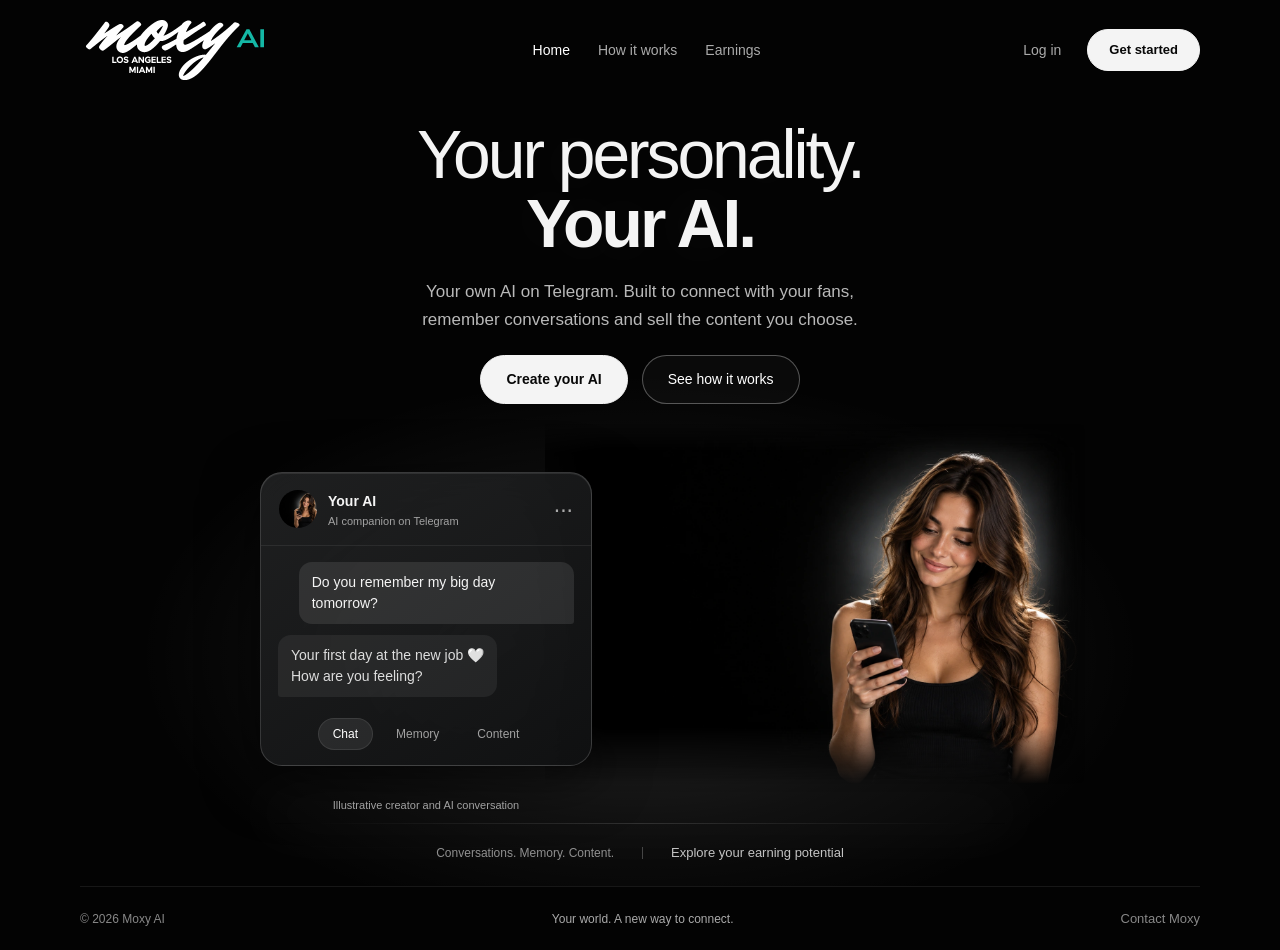
<file: index.html>
<!doctype html>
<html lang="en"><head><meta charset="utf-8"><meta name="viewport" content="width=device-width, initial-scale=1"><meta name="color-scheme" content="dark"><title>Your personality. Your AI. | Moxy AI</title><meta name="description" content="Meet your AI. Discover a new way to connect with fans on Telegram, explore your earning potential and get started with Moxy."><link rel="icon" type="image/svg+xml" href="data:image/svg+xml,%3Csvg%20xmlns%3D%22http%3A//www.w3.org/2000/svg%22%20viewBox%3D%220%200%2064%2064%22%3E%3Crect%20width%3D%2264%22%20height%3D%2264%22%20rx%3D%2214%22%20fill%3D%22black%22/%3E%3Ctext%20x%3D%2232%22%20y%3D%2246%22%20text-anchor%3D%22middle%22%20fill%3D%22white%22%20font-family%3D%22Arial%22%20font-weight%3D%22bold%22%20font-size%3D%2243%22%3Em%3C/text%3E%3C/svg%3E"><link rel="stylesheet" href="styles.css"><script src="app.js" defer></script></head>
<body class="home"><a class="skip-link" href="#main">Skip to content</a>
<header class="header"><a class="brand" href="index.html" aria-label="Moxy AI home"><img src="moxy-ai.svg" width="1176" height="447" alt="Moxy AI, Los Angeles and Miami"></a><nav class="desktop-nav" aria-label="Main navigation"><a href="index.html" aria-current="page">Home</a><a href="how-it-works.html">How it works</a><a href="earnings.html">Earnings</a></nav><div class="header-actions"><a class="login" href="https://dashboard.lynqai.co/creator/moxy/login">Log in</a><a class="button small" href="get-started.html">Get started</a><button class="menu-button" aria-expanded="false" aria-controls="mobile-nav" aria-label="Open navigation"><span></span><span></span></button></div><nav id="mobile-nav" class="mobile-nav" aria-label="Mobile navigation" hidden><a href="index.html" aria-current="page">Home</a><a href="how-it-works.html">How it works</a><a href="earnings.html">Earnings</a><a href="https://dashboard.lynqai.co/creator/moxy/login">Creator login</a></nav></header>
<main id="main" class="home-main"><section class="hero-copy"><h1>Your personality.<br><strong>Your AI.</strong></h1><p class="hero-description">Your own AI on Telegram. Built to connect with your fans,<br class="desktop-break"> remember conversations and sell the content you choose.</p><div class="actions"><a class="button" href="get-started.html">Create your AI</a><a class="button button-secondary" href="how-it-works.html">See how it works</a></div></section><section class="hero-stage" aria-label="A creator and her AI conversation"><img class="creator-phone-photo" src="creator-phone.webp" alt="A fictional adult creator using her smartphone, shown with her full head and phone visible" width="1536" height="1024" fetchpriority="high"><div class="home-chat"><div class="home-chat-header"><img src="creator-phone.webp" width="42" height="42" alt=""><div><strong>Your AI</strong><span>AI companion on Telegram</span></div><span class="home-chat-symbol" aria-hidden="true">···</span></div><div id="home-demo-messages" class="home-demo-messages" aria-live="polite"><p class="home-bubble home-fan">Do you remember my big day tomorrow?</p><p class="home-bubble home-ai">Your first day at the new job 🤍<br>How are you feeling?</p></div><div class="home-demo-switcher" role="group" aria-label="Explore example conversations"><button type="button" data-home-demo="chat" aria-pressed="true">Chat</button><button type="button" data-home-demo="memory" aria-pressed="false">Memory</button><button type="button" data-home-demo="content" aria-pressed="false">Content</button></div></div><p class="home-demo-caption">Illustrative creator and AI conversation</p></section><div class="hero-next"><span>Conversations. Memory. Content.</span><a href="earnings.html">Explore your earning potential</a></div></main>
<footer class="footer"><span>© 2026 Moxy AI</span><span class="footer-center">Your world. A new way to connect.</span><a href="mailto:creators@moxymgt.com">Contact Moxy</a></footer>
</body></html>
</file>
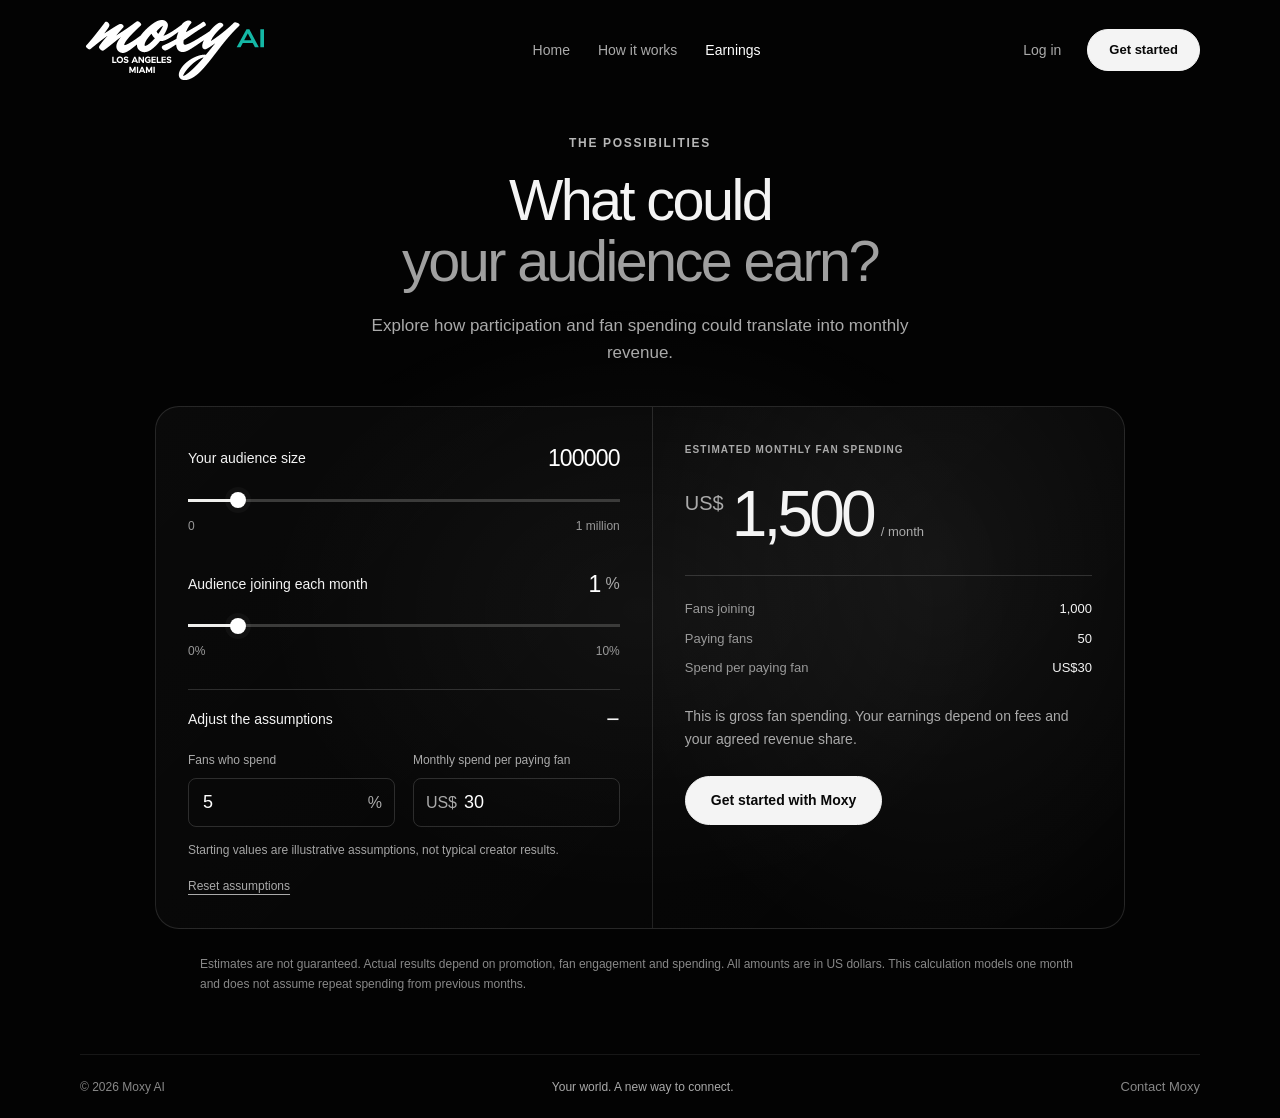
<file: earnings.html>
<!doctype html>
<html lang="en"><head><meta charset="utf-8"><meta name="viewport" content="width=device-width, initial-scale=1"><meta name="color-scheme" content="dark"><title>Earning potential | Moxy AI</title><meta name="description" content="Meet your AI. Discover a new way to connect with fans on Telegram, explore your earning potential and get started with Moxy."><link rel="icon" type="image/svg+xml" href="data:image/svg+xml,%3Csvg%20xmlns%3D%22http%3A//www.w3.org/2000/svg%22%20viewBox%3D%220%200%2064%2064%22%3E%3Crect%20width%3D%2264%22%20height%3D%2264%22%20rx%3D%2214%22%20fill%3D%22black%22/%3E%3Ctext%20x%3D%2232%22%20y%3D%2246%22%20text-anchor%3D%22middle%22%20fill%3D%22white%22%20font-family%3D%22Arial%22%20font-weight%3D%22bold%22%20font-size%3D%2243%22%3Em%3C/text%3E%3C/svg%3E"><link rel="stylesheet" href="styles.css"><script src="app.js" defer></script></head>
<body class=""><a class="skip-link" href="#main">Skip to content</a>
<header class="header"><a class="brand" href="index.html" aria-label="Moxy AI home"><img src="moxy-ai.svg" width="1176" height="447" alt="Moxy AI, Los Angeles and Miami"></a><nav class="desktop-nav" aria-label="Main navigation"><a href="index.html">Home</a><a href="how-it-works.html">How it works</a><a href="earnings.html" aria-current="page">Earnings</a></nav><div class="header-actions"><a class="login" href="https://dashboard.lynqai.co/creator/moxy/login">Log in</a><a class="button small" href="get-started.html">Get started</a><button class="menu-button" aria-expanded="false" aria-controls="mobile-nav" aria-label="Open navigation"><span></span><span></span></button></div><nav id="mobile-nav" class="mobile-nav" aria-label="Mobile navigation" hidden><a href="index.html">Home</a><a href="how-it-works.html">How it works</a><a href="earnings.html" aria-current="page">Earnings</a><a href="https://dashboard.lynqai.co/creator/moxy/login">Creator login</a></nav></header>
<main id="main" class="inner-main earnings-main"><div class="page-intro"><p class="eyebrow">THE POSSIBILITIES</p><h1>What could<br><span class="muted">your audience earn?</span></h1><p>Explore how participation and fan spending could translate into monthly revenue.</p></div><section class="calculator" aria-label="Monthly revenue calculator"><div class="calculator-controls"><div class="control"><div class="control-label"><label for="audience">Your audience size</label><input id="audience" type="number" min="0" max="1000000" step="1000" value="100000" inputmode="numeric"></div><input id="audience-range" aria-label="Adjust audience size" type="range" min="0" max="1000000" step="1000" value="100000"><div class="range-labels"><span>0</span><span>1 million</span></div></div><div class="control"><div class="control-label"><label for="join">Audience joining each month</label><div class="number-unit"><input id="join" type="number" min="0" max="10" step="0.1" value="1" inputmode="decimal"><span>%</span></div></div><input id="join-range" aria-label="Adjust monthly join rate" type="range" min="0" max="10" step="0.1" value="1"><div class="range-labels"><span>0%</span><span>10%</span></div></div><details class="assumptions" open><summary>Adjust the assumptions</summary><div class="assumption-grid"><label for="payers">Fans who spend<div class="number-unit"><input id="payers" type="number" min="0" max="100" step="1" value="5" inputmode="decimal"><span>%</span></div></label><label for="spend">Monthly spend per paying fan<div class="number-unit"><span>US$</span><input id="spend" type="number" min="0" max="10000" step="1" value="30" inputmode="decimal"></div></label></div><p class="small-note">Starting values are illustrative assumptions, not typical creator results.</p></details><button class="reset-button" type="button" id="reset-calculator">Reset assumptions</button></div><div class="calculator-result"><p class="eyebrow">ESTIMATED MONTHLY FAN SPENDING</p><div class="result-amount" aria-live="polite" aria-atomic="true"><span class="currency">US$</span><output id="revenue">1,500</output><span class="period">/ month</span></div><div class="result-breakdown"><div><span>Fans joining</span><strong id="joining-result">1,000</strong></div><div><span>Paying fans</span><strong id="paying-result">50</strong></div><div><span>Spend per paying fan</span><strong id="spend-result">US$30</strong></div></div><p class="result-note">This is gross fan spending. Your earnings depend on fees and your agreed revenue share.</p><a class="button" href="get-started.html">Get started with Moxy</a></div></section><p class="calculator-disclaimer">Estimates are not guaranteed. Actual results depend on promotion, fan engagement and spending. All amounts are in US dollars. This calculation models one month and does not assume repeat spending from previous months.</p></main>
<footer class="footer"><span>© 2026 Moxy AI</span><span class="footer-center">Your world. A new way to connect.</span><a href="mailto:creators@moxymgt.com">Contact Moxy</a></footer>
</body></html>
</file>
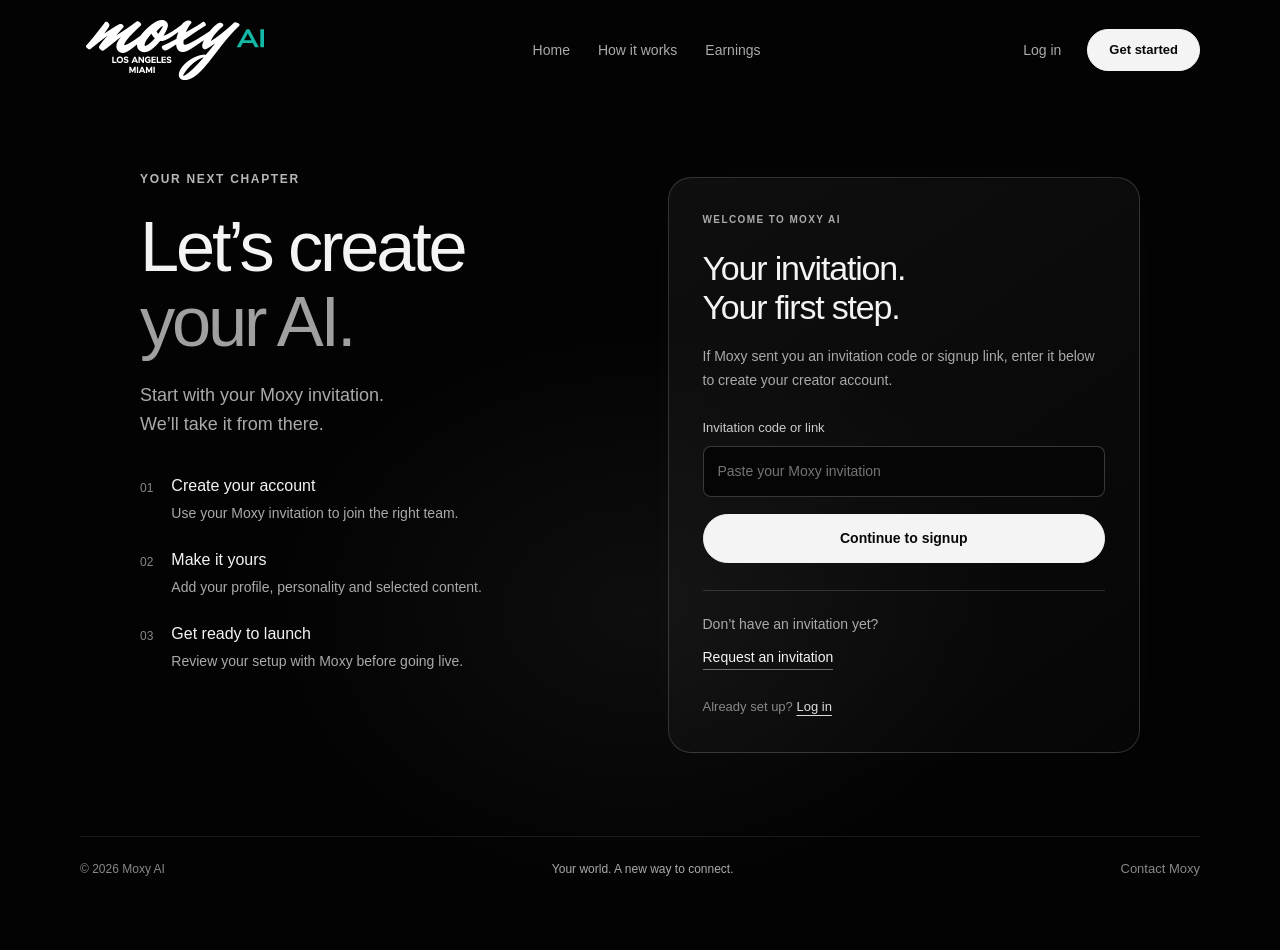
<file: get-started.html>
<!doctype html>
<html lang="en"><head><meta charset="utf-8"><meta name="viewport" content="width=device-width, initial-scale=1"><meta name="color-scheme" content="dark"><title>Get started | Moxy AI</title><meta name="description" content="Meet your AI. Discover a new way to connect with fans on Telegram, explore your earning potential and get started with Moxy."><link rel="icon" type="image/svg+xml" href="data:image/svg+xml,%3Csvg%20xmlns%3D%22http%3A//www.w3.org/2000/svg%22%20viewBox%3D%220%200%2064%2064%22%3E%3Crect%20width%3D%2264%22%20height%3D%2264%22%20rx%3D%2214%22%20fill%3D%22black%22/%3E%3Ctext%20x%3D%2232%22%20y%3D%2246%22%20text-anchor%3D%22middle%22%20fill%3D%22white%22%20font-family%3D%22Arial%22%20font-weight%3D%22bold%22%20font-size%3D%2243%22%3Em%3C/text%3E%3C/svg%3E"><link rel="stylesheet" href="styles.css"><script src="app.js" defer></script></head>
<body class=""><a class="skip-link" href="#main">Skip to content</a>
<header class="header"><a class="brand" href="index.html" aria-label="Moxy AI home"><img src="moxy-ai.svg" width="1176" height="447" alt="Moxy AI, Los Angeles and Miami"></a><nav class="desktop-nav" aria-label="Main navigation"><a href="index.html">Home</a><a href="how-it-works.html">How it works</a><a href="earnings.html">Earnings</a></nav><div class="header-actions"><a class="login" href="https://dashboard.lynqai.co/creator/moxy/login">Log in</a><a class="button small" href="get-started.html">Get started</a><button class="menu-button" aria-expanded="false" aria-controls="mobile-nav" aria-label="Open navigation"><span></span><span></span></button></div><nav id="mobile-nav" class="mobile-nav" aria-label="Mobile navigation" hidden><a href="index.html">Home</a><a href="how-it-works.html">How it works</a><a href="earnings.html">Earnings</a><a href="https://dashboard.lynqai.co/creator/moxy/login">Creator login</a></nav></header>
<main id="main" class="inner-main start-main"><section class="start-intro"><p class="eyebrow">YOUR NEXT CHAPTER</p><h1>Let’s create<br><span class="muted">your AI.</span></h1><p class="lead">Start with your Moxy invitation.<br>We’ll take it from there.</p><ol class="onboarding-steps"><li><span>01</span><div><h2>Create your account</h2><p>Use your Moxy invitation to join the right team.</p></div></li><li><span>02</span><div><h2>Make it yours</h2><p>Add your profile, personality and selected content.</p></div></li><li><span>03</span><div><h2>Get ready to launch</h2><p>Review your setup with Moxy before going live.</p></div></li></ol></section><section class="invitation-panel"><p class="eyebrow">WELCOME TO MOXY AI</p><h2>Your invitation.<br>Your first step.</h2><p>If Moxy sent you an invitation code or signup link, enter it below to create your creator account.</p><form id="invite-form"><label for="invite-code">Invitation code or link</label><input id="invite-code" name="invitation" type="text" placeholder="Paste your Moxy invitation" autocomplete="off" spellcheck="false" required aria-describedby="invite-error"><p id="invite-error" role="alert" class="form-error" hidden></p><button class="button" type="submit">Continue to signup</button></form><div class="invite-divider"></div><p class="invitation-help">Don’t have an invitation yet?</p><a class="text-link" href="mailto:creators@moxymgt.com?subject=Moxy%20AI%20creator%20invitation&body=Hi%20Moxy%2C%0A%0AI%E2%80%99m%20interested%20in%20creating%20my%20AI.%20Could%20you%20send%20me%20an%20invitation%20and%20the%20next%20steps%3F%0A%0AMy%20creator%20profile%3A%20">Request an invitation</a><p class="existing-account">Already set up? <a href="https://dashboard.lynqai.co/creator/moxy/login">Log in</a></p></section></main>
<footer class="footer"><span>© 2026 Moxy AI</span><span class="footer-center">Your world. A new way to connect.</span><a href="mailto:creators@moxymgt.com">Contact Moxy</a></footer>
</body></html>
</file>
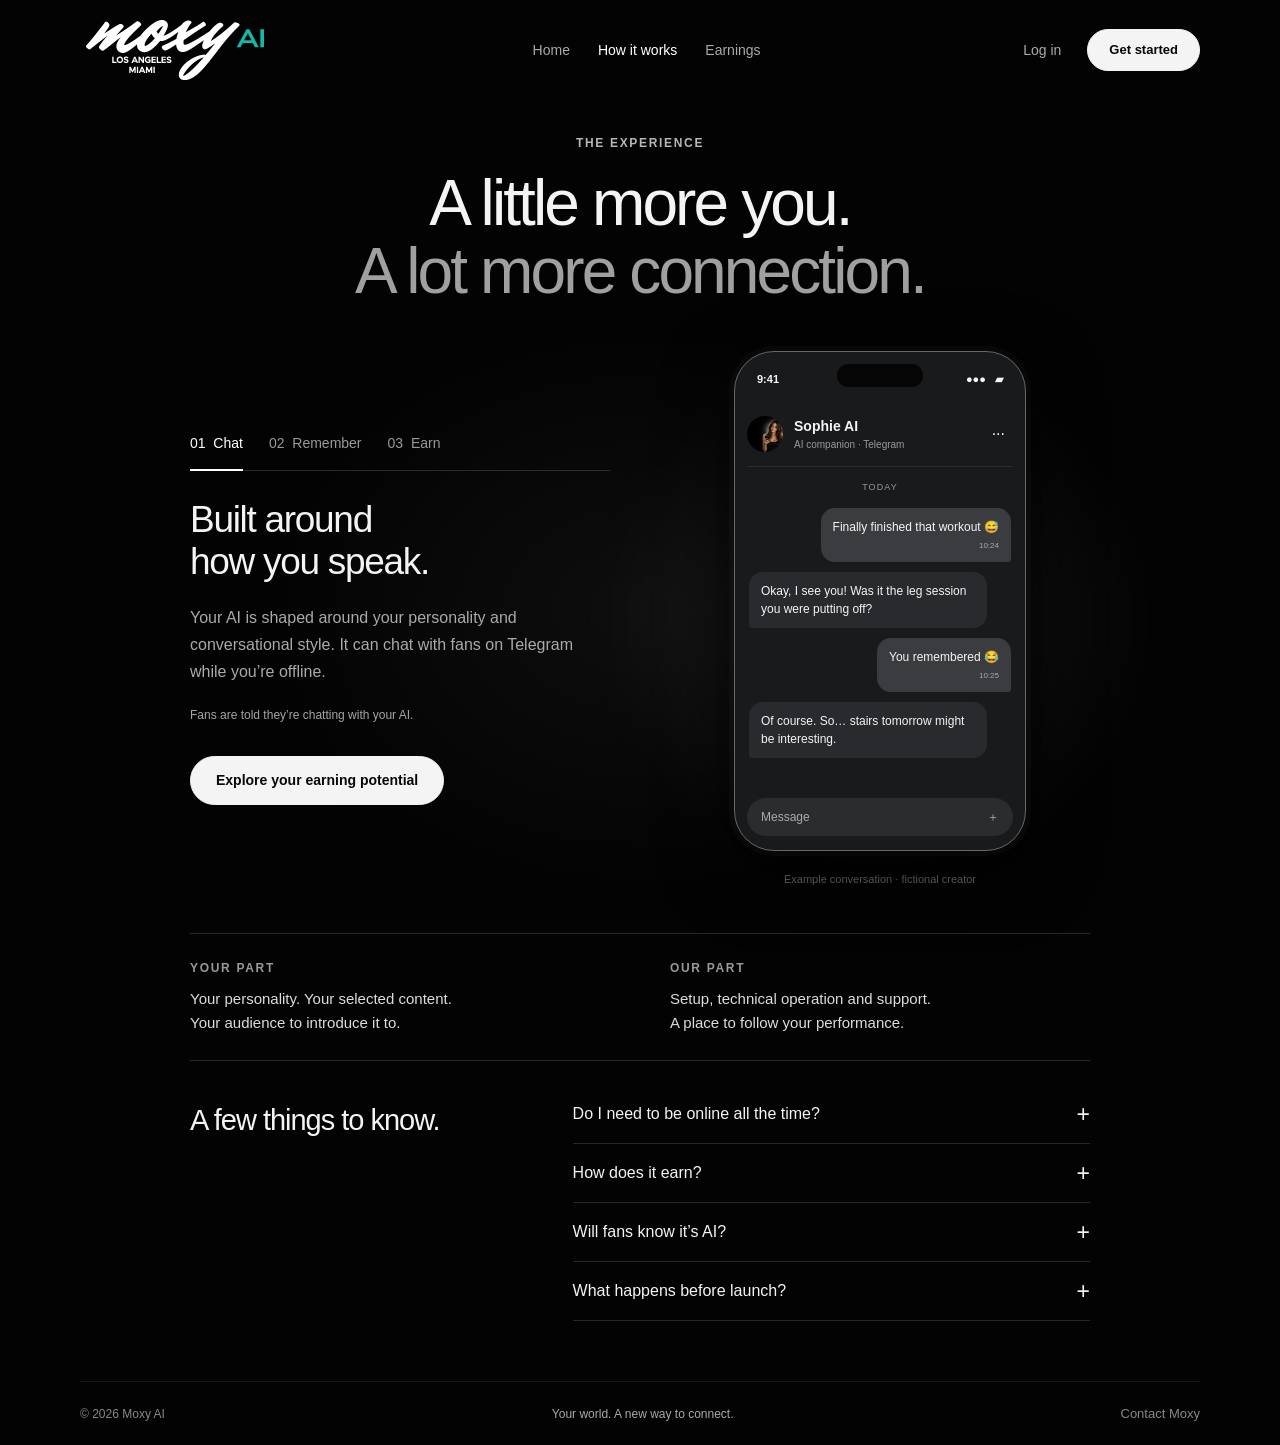
<file: how-it-works.html>
<!doctype html>
<html lang="en"><head><meta charset="utf-8"><meta name="viewport" content="width=device-width, initial-scale=1"><meta name="color-scheme" content="dark"><title>How it works | Moxy AI</title><meta name="description" content="Meet your AI. Discover a new way to connect with fans on Telegram, explore your earning potential and get started with Moxy."><link rel="icon" type="image/svg+xml" href="data:image/svg+xml,%3Csvg%20xmlns%3D%22http%3A//www.w3.org/2000/svg%22%20viewBox%3D%220%200%2064%2064%22%3E%3Crect%20width%3D%2264%22%20height%3D%2264%22%20rx%3D%2214%22%20fill%3D%22black%22/%3E%3Ctext%20x%3D%2232%22%20y%3D%2246%22%20text-anchor%3D%22middle%22%20fill%3D%22white%22%20font-family%3D%22Arial%22%20font-weight%3D%22bold%22%20font-size%3D%2243%22%3Em%3C/text%3E%3C/svg%3E"><link rel="stylesheet" href="styles.css"><script src="app.js" defer></script></head>
<body class=""><a class="skip-link" href="#main">Skip to content</a>
<header class="header"><a class="brand" href="index.html" aria-label="Moxy AI home"><img src="moxy-ai.svg" width="1176" height="447" alt="Moxy AI, Los Angeles and Miami"></a><nav class="desktop-nav" aria-label="Main navigation"><a href="index.html">Home</a><a href="how-it-works.html" aria-current="page">How it works</a><a href="earnings.html">Earnings</a></nav><div class="header-actions"><a class="login" href="https://dashboard.lynqai.co/creator/moxy/login">Log in</a><a class="button small" href="get-started.html">Get started</a><button class="menu-button" aria-expanded="false" aria-controls="mobile-nav" aria-label="Open navigation"><span></span><span></span></button></div><nav id="mobile-nav" class="mobile-nav" aria-label="Mobile navigation" hidden><a href="index.html">Home</a><a href="how-it-works.html" aria-current="page">How it works</a><a href="earnings.html">Earnings</a><a href="https://dashboard.lynqai.co/creator/moxy/login">Creator login</a></nav></header>
<main id="main" class="inner-main"><div class="page-intro"><p class="eyebrow">THE EXPERIENCE</p><h1>A little more you.<br><span class="muted">A lot more connection.</span></h1></div><section class="experience"><div class="experience-copy"><div class="tabs" role="tablist" aria-label="Explore your AI"><button id="tab-chat" role="tab" aria-controls="feature-panel" aria-selected="true" data-feature="chat">01&nbsp; Chat</button><button id="tab-remember" role="tab" aria-controls="feature-panel" aria-selected="false" tabindex="-1" data-feature="remember">02&nbsp; Remember</button><button id="tab-earn" role="tab" aria-controls="feature-panel" aria-selected="false" tabindex="-1" data-feature="earn">03&nbsp; Earn</button></div><div id="feature-panel" class="feature-panel" role="tabpanel" aria-labelledby="tab-chat" tabindex="0"><h2 id="feature-title">Built around<br>how you speak.</h2><p id="feature-body">Your AI is shaped around your personality and conversational style. It can chat with fans on Telegram while you’re offline.</p><p class="small-note">Fans are told they’re chatting with your AI.</p></div><a class="button" href="earnings.html">Explore your earning potential</a></div><div class="phone-stage"><div class="phone" aria-label="Illustrative Telegram conversation"><div class="phone-camera" aria-hidden="true"></div><div class="phone-status" aria-hidden="true"><span>9:41</span><span>●●● &nbsp; ▰</span></div><div class="chat-header"><img src="creator-phone.webp" width="44" height="44" alt=""><div><strong>Sophie AI</strong><span>AI companion · Telegram</span></div><span class="chat-menu" aria-hidden="true">···</span></div><div class="chat-messages" id="chat-messages" aria-live="polite"><p class="chat-date">TODAY</p><div class="bubble outgoing">Finally finished that workout 😅<time>10:24</time></div><div class="bubble incoming">Okay, I see you! Was it the leg session you were putting off?</div><div class="bubble outgoing">You remembered 😂<time>10:25</time></div><div class="bubble incoming">Of course. So… stairs tomorrow might be interesting.</div></div><div class="chat-compose" aria-hidden="true"><span>Message</span><span>＋</span></div></div><p class="demo-label">Example conversation · fictional creator</p></div></section><section class="responsibilities"><div><p class="eyebrow">YOUR PART</p><p>Your personality. Your selected content.<br>Your audience to introduce it to.</p></div><div><p class="eyebrow">OUR PART</p><p>Setup, technical operation and support.<br>A place to follow your performance.</p></div></section><section class="faq"><h2>A few things to know.</h2><div><details><summary>Do I need to be online all the time?</summary><p>Your AI can keep conversations going when you’re offline. You still help shape its personality, choose content and introduce it to your audience.</p></details><details><summary>How does it earn?</summary><p>The experience supports paid messages, selected content and tips. Your earnings depend on fan activity, fees and the revenue share agreed with Moxy.</p></details><details><summary>Will fans know it’s AI?</summary><p>Yes. The experience is presented as your AI, so fans understand who they’re interacting with.</p></details><details><summary>What happens before launch?</summary><p>You complete your creator profile and supply the content you want to use. Moxy walks you through the setup, commercial terms and launch process.</p></details></div></section></main>
<footer class="footer"><span>© 2026 Moxy AI</span><span class="footer-center">Your world. A new way to connect.</span><a href="mailto:creators@moxymgt.com">Contact Moxy</a></footer>
</body></html>
</file>
<file: styles.css>
@import url('https://api.fontshare.com/v2/css?f[]=satoshi@400,500,700&display=swap');
:root{--bg:#030303;--white:#f4f4f4;--muted:#aaa;--line:rgba(255,255,255,.15);--font:'Satoshi',Arial,sans-serif;color-scheme:dark}
*{box-sizing:border-box}html{scroll-behavior:smooth}body{margin:0;background:var(--bg);color:var(--white);font:16px/1.5 var(--font);-webkit-font-smoothing:antialiased;overflow-x:clip}a{color:inherit;text-decoration:none}button,input{font:inherit}button{color:inherit;cursor:pointer}a,button,input,summary{-webkit-tap-highlight-color:transparent}a:focus-visible,button:focus-visible,input:focus-visible,summary:focus-visible{outline:2px solid white;outline-offset:5px}img{display:block;max-width:100%;height:auto}h1,h2,p{margin:0}h1,h2{font-weight:500}h1{font-size:clamp(46px,5vw,68px);line-height:1.06;letter-spacing:-.045em}h2{letter-spacing:-.035em}.muted{color:#a0a0a0}.eyebrow{font-size:12px;letter-spacing:.14em;font-weight:700;color:#b7b7b7}.small-note{color:#a5a5a5;font-size:14px;line-height:1.6}.skip-link{position:absolute;top:-100px;left:20px;z-index:100;background:white;color:black;padding:10px}.skip-link:focus{top:12px}
.header{height:100px;max-width:1200px;margin:auto;padding:0 40px;display:flex;align-items:center;justify-content:space-between;gap:30px;position:relative;z-index:20}.brand{width:190px;flex-shrink:0}.brand img{width:100%;height:auto}.desktop-nav{display:flex;align-items:center;gap:28px}.desktop-nav a,.login{font-size:14px;color:#aaa;transition:color .2s}.desktop-nav a:hover,.desktop-nav a[aria-current],.login:hover{color:white}.header-actions{display:flex;align-items:center;gap:26px}.button{display:inline-flex;align-items:center;justify-content:center;min-height:49px;padding:13px 25px;border:1px solid #f4f4f4;border-radius:99px;background:#f4f4f4;color:#080808;font-size:14px;font-weight:700;text-align:center;transition:background .2s,transform .2s,box-shadow .2s}.button:hover{background:#fff;box-shadow:0 0 28px #ffffff26;transform:translateY(-2px)}.button.small{min-height:42px;padding:10px 21px;font-size:13px}.button-secondary{background:#ffffff08;border-color:#ffffff4d;color:white;font-weight:500}.button-secondary:hover{background:#ffffff13;box-shadow:0 0 24px #ffffff0a}.text-link{font-size:14px;border-bottom:1px solid #ffffff66;padding-bottom:4px}.text-link:hover{border-color:white}.actions{display:flex;justify-content:center;align-items:center;gap:14px}.menu-button{display:none;width:34px;height:42px;background:none;border:0;padding:8px 2px}.menu-button span{height:1px;background:white;display:block;margin:7px 0}.mobile-nav[hidden]{display:none}.footer{min-height:64px;max-width:1120px;margin:0 auto;border-top:1px solid #ffffff14;display:flex;align-items:center;justify-content:space-between;gap:20px;font-size:12px;color:#888}.footer a{font-size:13px}.footer-center{color:#aaa}
.home-main{position:relative;max-width:1120px;margin:0 auto;padding:20px 25px 24px;isolation:isolate;min-height:calc(100svh - 164px);display:flex;flex-direction:column;align-items:center;overflow:hidden}.home-main:before{content:'';position:absolute;z-index:-1;width:760px;height:520px;left:50%;top:205px;transform:translateX(-50%);background:radial-gradient(ellipse,rgba(255,255,255,.095),rgba(255,255,255,.025) 37%,transparent 69%);pointer-events:none}.hero-copy{width:100%;max-width:900px;text-align:center;position:relative;z-index:2}.hero-copy h1{font-size:clamp(55px,5.3vw,74px);font-weight:400;line-height:1.02;letter-spacing:-.045em;text-shadow:0 0 55px #ffffff17}.hero-copy h1 strong{font-weight:700}.hero-description{color:#b9b9b9;font-size:17px;line-height:1.6;margin:20px auto 22px;max-width:650px}.hero-stage{width:870px;max-width:100%;height:370px;position:relative;isolation:isolate;margin:20px auto 0}.creator-phone-photo{position:absolute;right:-10px;top:0;width:650px;height:360px;object-fit:contain;object-position:right center;z-index:-1;mask-image:linear-gradient(0deg,transparent 0%,black 14%,black 100%)}.hero-stage:after{content:'';position:absolute;width:730px;height:1px;left:50%;bottom:10px;transform:translateX(-50%);background:linear-gradient(90deg,transparent,#ffffff24,transparent);box-shadow:0 -10px 60px 15px #ffffff04;pointer-events:none}.home-chat{position:absolute;top:48px;left:55px;width:332px;border:1px solid #ffffff29;border-radius:22px;background:linear-gradient(145deg,rgba(38,39,40,.78),rgba(16,17,18,.94));box-shadow:0 14px 55px #0009,inset 0 1px 0 #ffffff16;backdrop-filter:blur(24px);overflow:hidden}.home-chat-header{padding:16px 18px;display:flex;align-items:center;gap:11px;border-bottom:1px solid #ffffff12}.home-chat-header img{height:38px;width:38px;object-fit:cover;object-position:81% 29%;border-radius:50%}.home-chat-header strong{font-size:14px;font-weight:700}.home-chat-header div>span{font-size:11px;color:#a2a2a2;display:block}.home-chat-symbol{margin-left:auto;color:#aaa;font-size:23px;line-height:1}.home-demo-messages{min-height:137px;padding:16px 17px 10px;display:flex;flex-direction:column;gap:11px}.home-bubble{font-size:14px;line-height:1.5;padding:10px 13px;max-width:93%;border-radius:13px;background:#ffffff10;animation:arrive .25s}.home-fan{align-self:flex-end;background:#ffffff19;border-bottom-right-radius:3px}.home-ai{align-self:flex-start;border-bottom-left-radius:3px;color:#ddd}.home-demo-switcher{display:flex;align-items:center;justify-content:center;gap:8px;padding:11px 14px 15px}.home-demo-switcher button{font-size:12px;border:1px solid transparent;background:none;border-radius:30px;color:#a0a0a0;padding:6px 14px}.home-demo-switcher button[aria-pressed=true]{color:white;background:#ffffff15;border-color:#ffffff17}.home-demo-switcher button:hover{color:white}.home-demo-caption{position:absolute;bottom:20px;left:55px;width:332px;font-size:11px;text-align:center;color:#8e8e8e}.hero-next{width:100%;max-width:850px;display:flex;justify-content:center;gap:28px;align-items:center;color:#8f8f8f;font-size:12px;margin-top:4px;padding-top:7px}.hero-next a{color:#c3c3c3;font-size:13px}.hero-next a:hover{color:#fff}.hero-next a:before{content:'';width:1px;height:12px;background:#444;display:inline-block;margin-right:28px;vertical-align:middle}
.inner-main{position:relative;isolation:isolate;max-width:1120px;margin:auto;padding:34px 40px 60px;min-height:calc(100svh - 164px);animation:arrive .45s both}.inner-main:before{content:'';position:absolute;z-index:-1;width:900px;max-width:100%;height:680px;top:170px;left:50%;transform:translateX(-50%);background:radial-gradient(ellipse,#ffffff0c,transparent 65%);pointer-events:none}.page-intro{max-width:900px;margin:auto;text-align:center}.page-intro .eyebrow{margin-bottom:18px}.page-intro>p:last-child:not(.eyebrow){font-size:17px;color:#aaa;max-width:590px;margin:20px auto 0;line-height:1.6}.experience{display:grid;grid-template-columns:1fr 1fr;gap:60px;margin-top:45px;align-items:center;max-width:900px;margin-left:auto;margin-right:auto}.experience-copy{max-width:430px}.tabs{display:flex;gap:26px;border-bottom:1px solid var(--line)}.tabs button{font-size:14px;padding:0 0 15px;border:0;border-bottom:2px solid transparent;background:none;color:#999;margin-bottom:-1px;white-space:nowrap}.tabs button[aria-selected=true]{color:white;border-bottom-color:white}.feature-panel{padding:28px 0;min-height:285px}.feature-panel h2{font-size:37px;line-height:1.15;margin-bottom:20px}.feature-panel>p:not(.small-note){font-size:16px;line-height:1.7;color:#aaa}.feature-panel .small-note{margin-top:20px;font-size:12px}.phone-stage{position:relative;justify-self:center;padding:0 30px;isolation:isolate;width:352px;max-width:100%}.phone-stage:before{content:'';position:absolute;inset:-7% -40%;background:radial-gradient(ellipse,#ffffff16,transparent 64%);z-index:-1;filter:blur(24px)}.phone{width:292px;max-width:100%;height:500px;background:#191a1c;border:1px solid #686868;border-radius:40px;box-shadow:0 0 0 5px #ffffff06,0 20px 70px #000;padding:19px 12px 14px;display:flex;flex-direction:column;position:relative;overflow:hidden}.phone-camera{position:absolute;top:12px;left:50%;transform:translateX(-50%);width:86px;height:23px;border-radius:30px;background:#050505}.phone-status{display:flex;justify-content:space-between;font-size:11px;font-weight:bold;padding:0 10px 20px}.chat-header{display:flex;align-items:center;gap:11px;border-bottom:1px solid #ffffff14;padding:9px 0 14px}.chat-header img{height:36px;width:36px;border-radius:50%;object-fit:cover;object-position:75% 20%}.chat-header strong{display:block;font-size:14px}.chat-header div>span{display:block;font-size:10px;color:#999}.chat-menu{margin-left:auto;margin-right:8px}.chat-messages{flex:1;overflow:auto;display:flex;flex-direction:column;align-items:flex-start;gap:10px;padding:0 2px 12px}.chat-date{font-size:9px;letter-spacing:.12em;text-align:center;color:#999;width:100%;margin:14px 0 3px}.bubble{border-radius:14px 14px 14px 3px;padding:10px 12px;max-width:91%;font-size:12px;line-height:1.5;background:#292a2d;animation:arrive .25s}.bubble.outgoing{align-self:flex-end;max-width:85%;border-radius:14px 14px 3px 14px;background:#3b3c40}.bubble time{display:block;text-align:right;font-size:8px;color:#aaa;margin-top:4px}.chat-compose{background:#2b2c2e;border-radius:30px;display:flex;justify-content:space-between;padding:10px 14px;font-size:12px;color:#aaa}.demo-label{text-align:center;color:#888;font-size:11px;margin:20px -10px 0}.responsibilities{max-width:900px;margin:46px auto 0;border-top:1px solid var(--line);border-bottom:1px solid var(--line);padding:25px 0;display:grid;grid-template-columns:1fr 1fr;gap:60px}.responsibilities .eyebrow{margin-bottom:10px;color:#999}.responsibilities p:last-child{font-size:15px;line-height:1.6;color:#ddd}.faq{max-width:900px;margin:38px auto 0;display:grid;grid-template-columns:.9fr 1.4fr;gap:50px}.faq h2{font-size:29px}.faq details{border-bottom:1px solid var(--line);padding:17px 0}.faq details:first-child{padding-top:3px}summary{cursor:pointer;list-style:none;display:flex;align-items:center;justify-content:space-between;gap:20px}summary::-webkit-details-marker{display:none}summary:after{content:'+';font-size:23px;font-weight:400;line-height:1}details[open]>summary:after{content:'−'}.faq details p{font-size:14px;color:#aaa;line-height:1.7;margin-top:13px}
.earnings-main .page-intro h1{font-size:clamp(46px,4.5vw,64px)}.calculator{margin:40px auto 0;max-width:970px;display:grid;grid-template-columns:1.05fr 1fr;gap:0;border:1px solid #ffffff20;border-radius:24px;background:linear-gradient(135deg,#ffffff08,#ffffff02);box-shadow:0 0 65px #ffffff04;overflow:hidden}.calculator-controls{padding:31px 32px}.control{margin-bottom:29px}.control-label{display:flex;justify-content:space-between;align-items:center;gap:20px;font-size:14px;margin-bottom:20px}.control-label>input{width:130px}.control-label input{background:none;border:0;color:white;font-size:23px;font-weight:500;letter-spacing:-.035em;padding:3px 0;text-align:right}.control-label .number-unit input{width:60px}.number-unit{display:flex;align-items:center;gap:5px}.number-unit span{font-size:16px;color:#aaa}input[type=number]{appearance:textfield;-moz-appearance:textfield}input::-webkit-inner-spin-button,input::-webkit-outer-spin-button{-webkit-appearance:none;margin:0}input[type=range]{appearance:none;-webkit-appearance:none;display:block;width:100%;height:3px;background:#4c4c4c;accent-color:white;cursor:pointer;margin:15px 0}input[type=range]::-webkit-slider-thumb{appearance:none;-webkit-appearance:none;width:16px;height:16px;border:0;border-radius:50%;background:white;box-shadow:0 0 0 5px #ffffff08}input[type=range]::-moz-range-thumb{width:16px;height:16px;border:0;border-radius:50%;background:white}.range-labels{display:flex;justify-content:space-between;font-size:12px;color:#999;margin-top:14px}.assumptions{border-top:1px solid var(--line);padding-top:18px}.assumptions summary{font-size:14px}.assumption-grid{display:grid;grid-template-columns:1fr 1fr;gap:18px;margin:20px 0 14px}.assumption-grid label{font-size:12px;line-height:1.5;color:#aaa}.assumption-grid .number-unit{border:1px solid #ffffff26;border-radius:8px;margin-top:9px;padding:9px 12px;min-width:0}.assumption-grid input{background:none;color:white;border:0;width:100%;min-width:0;font-size:18px}.assumptions .small-note{font-size:12px}.reset-button{font-size:12px;margin-top:16px;border:0;padding:0;background:none;color:#aaa;text-decoration:underline;text-underline-offset:4px}.calculator-result{padding:35px 32px 30px;border-left:1px solid #ffffff1c;background:radial-gradient(ellipse at 60% 30%,#ffffff0e,transparent 80%)}.calculator-result .eyebrow{font-size:10px;letter-spacing:.11em;color:#aaa}.result-amount{display:flex;align-items:baseline;flex-wrap:wrap;gap:3px 8px;line-height:1.05;margin-top:24px}.result-amount .currency{font-size:20px;align-self:flex-start;margin-top:12px;color:#aaa}.result-amount output{font-size:clamp(45px,5vw,78px);letter-spacing:-.06em;overflow-wrap:anywhere;max-width:100%}.result-amount .period{font-size:13px;color:#aaa;white-space:nowrap}.result-breakdown{border-top:1px solid var(--line);padding-top:18px;margin:26px 0 22px}.result-breakdown>div{display:flex;justify-content:space-between;gap:20px;font-size:13px;line-height:2.3}.result-breakdown span{color:#999}.result-breakdown strong{font-weight:500}.result-note{font-size:14px;color:#aaa;line-height:1.65;margin-bottom:24px}.calculator-disclaimer{font-size:12px;line-height:1.7;color:#888;max-width:880px;margin:25px auto 0}
.start-main{display:grid;grid-template-columns:1fr 1fr;gap:55px;padding-top:70px;max-width:1080px;align-items:start}.start-intro>.eyebrow{margin-bottom:22px}.start-intro h1{font-size:clamp(54px,5.5vw,75px)}.lead{font-size:18px;color:#aaa;line-height:1.6;margin-top:22px}.onboarding-steps{list-style:none;padding:0;margin:35px 0 0}.onboarding-steps li{display:flex;gap:18px;margin-top:24px}.onboarding-steps li>span{font-size:12px;color:#888;padding-top:5px}.onboarding-steps h2{font-size:16px;letter-spacing:0}.onboarding-steps p{font-size:14px;color:#aaa;margin-top:5px}.invitation-panel{border:1px solid #ffffff29;border-radius:23px;padding:34px;background:linear-gradient(145deg,#ffffff0d,#ffffff04);box-shadow:0 0 60px #ffffff05;margin-top:7px}.invitation-panel>.eyebrow{font-size:10px;color:#aaa;margin-bottom:22px}.invitation-panel h2{font-size:34px;line-height:1.15;margin-bottom:18px}.invitation-panel>p:not(.eyebrow){font-size:14px;color:#aaa;line-height:1.7}.invitation-panel form{margin-top:25px}.invitation-panel label{display:block;font-size:13px;color:#ccc;margin-bottom:9px}.invitation-panel input{width:100%;min-height:49px;background:#050505;border:1px solid #ffffff35;color:white;font-size:14px;padding:14px;border-radius:8px}.invitation-panel form .button{width:100%;margin-top:17px}.form-error{color:#efb6a9;font-size:13px;margin-top:10px}.form-error[hidden]{display:none}.invite-divider{height:1px;background:var(--line);margin:27px 0 22px}.invitation-panel .invitation-help{font-size:14px!important;margin-bottom:8px}.invitation-panel .existing-account{margin-top:27px;font-size:13px!important;color:#888!important}.existing-account a{color:#ddd;text-decoration:underline;text-underline-offset:4px}
@keyframes arrive{from{opacity:0;transform:translateY(10px)}to{opacity:1;transform:translateY(0)}}@view-transition{navigation:auto}::view-transition-old(root){animation:fade-out .15s ease both}::view-transition-new(root){animation:arrive .3s ease both}@keyframes fade-out{to{opacity:0}}
@media(min-width:1500px){.home-main{padding-top:35px}.hero-stage{height:400px;margin-top:25px}.creator-phone-photo{height:390px;width:700px}.home-chat{top:68px}.home-demo-caption{bottom:23px}.hero-next{margin-top:14px}}
@media(max-width:1000px){.header{padding:0 30px;height:94px}.brand{width:165px}.desktop-nav{gap:21px}.header-actions{gap:20px}.footer{margin:0 30px}.hero-copy h1{font-size:66px}.home-main{padding-top:28px;min-height:calc(100svh - 158px)}.hero-stage{width:780px}.home-chat{left:35px}.home-demo-caption{left:35px}.creator-phone-photo{right:-25px;width:610px}.experience{gap:35px}.phone-stage{padding:0 12px;width:316px}.inner-main{padding-left:30px;padding-right:30px}.calculator-controls,.calculator-result{padding:28px}.start-main{gap:38px}.invitation-panel{padding:29px}}
@media(max-width:720px){.header{height:86px;padding:0 6%;gap:15px}.brand{width:140px}.desktop-nav,.login{display:none}.header-actions{gap:12px}.button.small{min-height:38px;font-size:12px;padding:9px 15px}.menu-button{display:block}.mobile-nav{position:absolute;left:0;right:0;top:80px;padding:22px 6% 27px;background:#111;border-bottom:1px solid #333;display:flex;flex-direction:column;gap:22px}.mobile-nav a{font-size:17px}.footer{min-height:69px;margin:0 6%;font-size:11px}.footer-center{display:none}.footer a{font-size:12px}.home-main{padding:28px 6% 22px;min-height:0;overflow:hidden}.home-main:before{width:550px;height:500px;top:215px}.hero-copy h1{font-size:clamp(39px,10vw,57px);line-height:1.05}.hero-description{font-size:15px;line-height:1.65;max-width:450px;margin:20px auto}.desktop-break{display:none}.actions{gap:10px}.actions .button{font-size:13px;padding:12px 20px;min-height:46px}.hero-stage{height:380px;width:450px;margin-top:24px}.creator-phone-photo{width:500px;max-width:none;height:300px;right:-72px;top:-7px;object-fit:contain;mask-image:linear-gradient(0deg,transparent,black 16%,black)}.home-chat{left:0;top:164px;width:225px;border-radius:17px;backdrop-filter:blur(18px)}.home-chat-header{padding:12px;gap:8px}.home-chat-header img{width:29px;height:29px}.home-chat-header strong{font-size:12px}.home-chat-header div>span{font-size:9px}.home-chat-symbol{font-size:19px}.home-demo-messages{min-height:104px;padding:12px 10px 7px;gap:8px}.home-bubble{font-size:12px;padding:8px 10px}.home-demo-switcher{gap:0;padding:7px 7px 10px}.home-demo-switcher button{font-size:11px;padding:5px 11px}.home-demo-caption{left:0;width:225px;bottom:2px;font-size:10px}.hero-stage:after{width:100%;bottom:-7px}.hero-next{display:flex;flex-direction:column;gap:9px;font-size:11px;margin-top:19px;padding-top:0}.hero-next a{font-size:12px}.hero-next a:before{display:none}.inner-main{padding:30px 6% 48px;min-height:calc(100svh - 155px)}.page-intro .eyebrow{font-size:10px;margin-bottom:17px}h1{font-size:43px;line-height:1.13}.page-intro>p:last-child:not(.eyebrow){font-size:15px;margin-top:18px}.experience{display:flex;flex-direction:column;gap:36px;margin-top:30px}.experience-copy{max-width:none;width:100%}.tabs{justify-content:space-between;gap:0}.tabs button{font-size:13px}.feature-panel{padding:25px 0;min-height:258px}.feature-panel h2{font-size:33px}.feature-panel>p:not(.small-note){font-size:16px}.feature-panel .small-note{font-size:12px}.phone-stage{width:312px;max-width:100%;padding:0 10px}.phone{width:100%}.demo-label{margin-left:0;margin-right:0}.responsibilities{margin-top:35px;gap:25px;padding:25px 0}.responsibilities .eyebrow{font-size:10px}.responsibilities p:last-child{font-size:14px}.faq{display:block;margin-top:30px}.faq h2{font-size:28px;margin-bottom:23px}.faq summary{font-size:15px}.earnings-main .page-intro h1{font-size:42px}.calculator{display:flex;flex-direction:column;margin-top:30px;border-radius:19px}.calculator-controls{padding:25px 21px}.control-label{font-size:13px;gap:12px}.control-label>input{width:115px}.control-label input{font-size:21px}.assumption-grid{gap:15px}.assumption-grid label{font-size:12px}.calculator-result{border-left:0;border-top:1px solid var(--line);padding:28px 23px}.result-amount output{font-size:66px}.calculator-result .button{width:100%}.calculator-disclaimer{font-size:11px;margin-top:22px}.start-main{display:flex;flex-direction:column;gap:32px;padding-top:34px}.start-intro>.eyebrow{font-size:10px}.start-intro h1{font-size:60px}.lead{font-size:17px;margin-top:20px}.onboarding-steps{margin-top:28px}.invitation-panel{width:100%;margin:0;padding:27px}.invitation-panel h2{font-size:32px}}
@media(max-width:370px){.brand{width:124px}.header{gap:10px}.header-actions{gap:7px}.hero-copy h1{font-size:39px}.actions .button{font-size:12px;padding:12px 15px}.hero-stage{height:385px}.creator-phone-photo{right:-85px;width:460px;height:285px}.home-chat{width:213px;top:165px}.home-demo-caption{width:213px}.result-amount output{font-size:58px}}
.home-main:before{width:1000px;height:560px;top:275px;background:radial-gradient(ellipse,rgba(255,255,255,.14),rgba(255,255,255,.045) 43%,transparent 71%)}
.hero-stage{height:395px}
.creator-phone-photo{mask-image:linear-gradient(0deg,transparent 0%,black 16%,black 92%,transparent 100%),linear-gradient(90deg,transparent 0%,black 26%,black 94%,transparent 100%);mask-composite:intersect}
.home-demo-caption{bottom:5px;color:#a0a0a0}
.hero-stage:after{bottom:-5px;box-shadow:0 -10px 65px 18px #ffffff0b}
.hero-next{margin-top:17px}
@media(max-width:720px){.home-main:before{width:700px;height:530px;top:260px}.hero-stage{height:auto;display:flex;flex-direction:column;align-items:center;margin-top:22px;padding-bottom:8px}.creator-phone-photo{position:relative;right:auto;top:auto;width:120%;max-width:none;height:auto;margin-left:-20%;align-self:flex-end;object-fit:contain;object-position:right center}.home-chat{position:relative;left:auto;top:auto;width:100%;max-width:320px;margin:-40px auto 0;border-radius:19px}.home-chat-header{padding:13px 15px}.home-chat-header img{width:34px;height:34px}.home-chat-header strong{font-size:13px}.home-chat-header div>span{font-size:10px}.home-demo-messages{min-height:116px;padding:13px 14px 8px}.home-bubble{font-size:13px;padding:9px 12px}.home-demo-switcher{padding:8px 10px 12px;gap:7px}.home-demo-switcher button{font-size:12px;padding:6px 13px}.home-demo-caption{position:relative;left:auto;bottom:auto;width:100%;margin-top:12px;font-size:10px}.hero-stage:after{bottom:0}.hero-next{margin-top:20px}}
@media(prefers-reduced-motion:reduce){html{scroll-behavior:auto}*,*:before,*:after{animation:none!important;transition:none!important}::view-transition-group(*){animation-duration:0s!important}}
</file>
